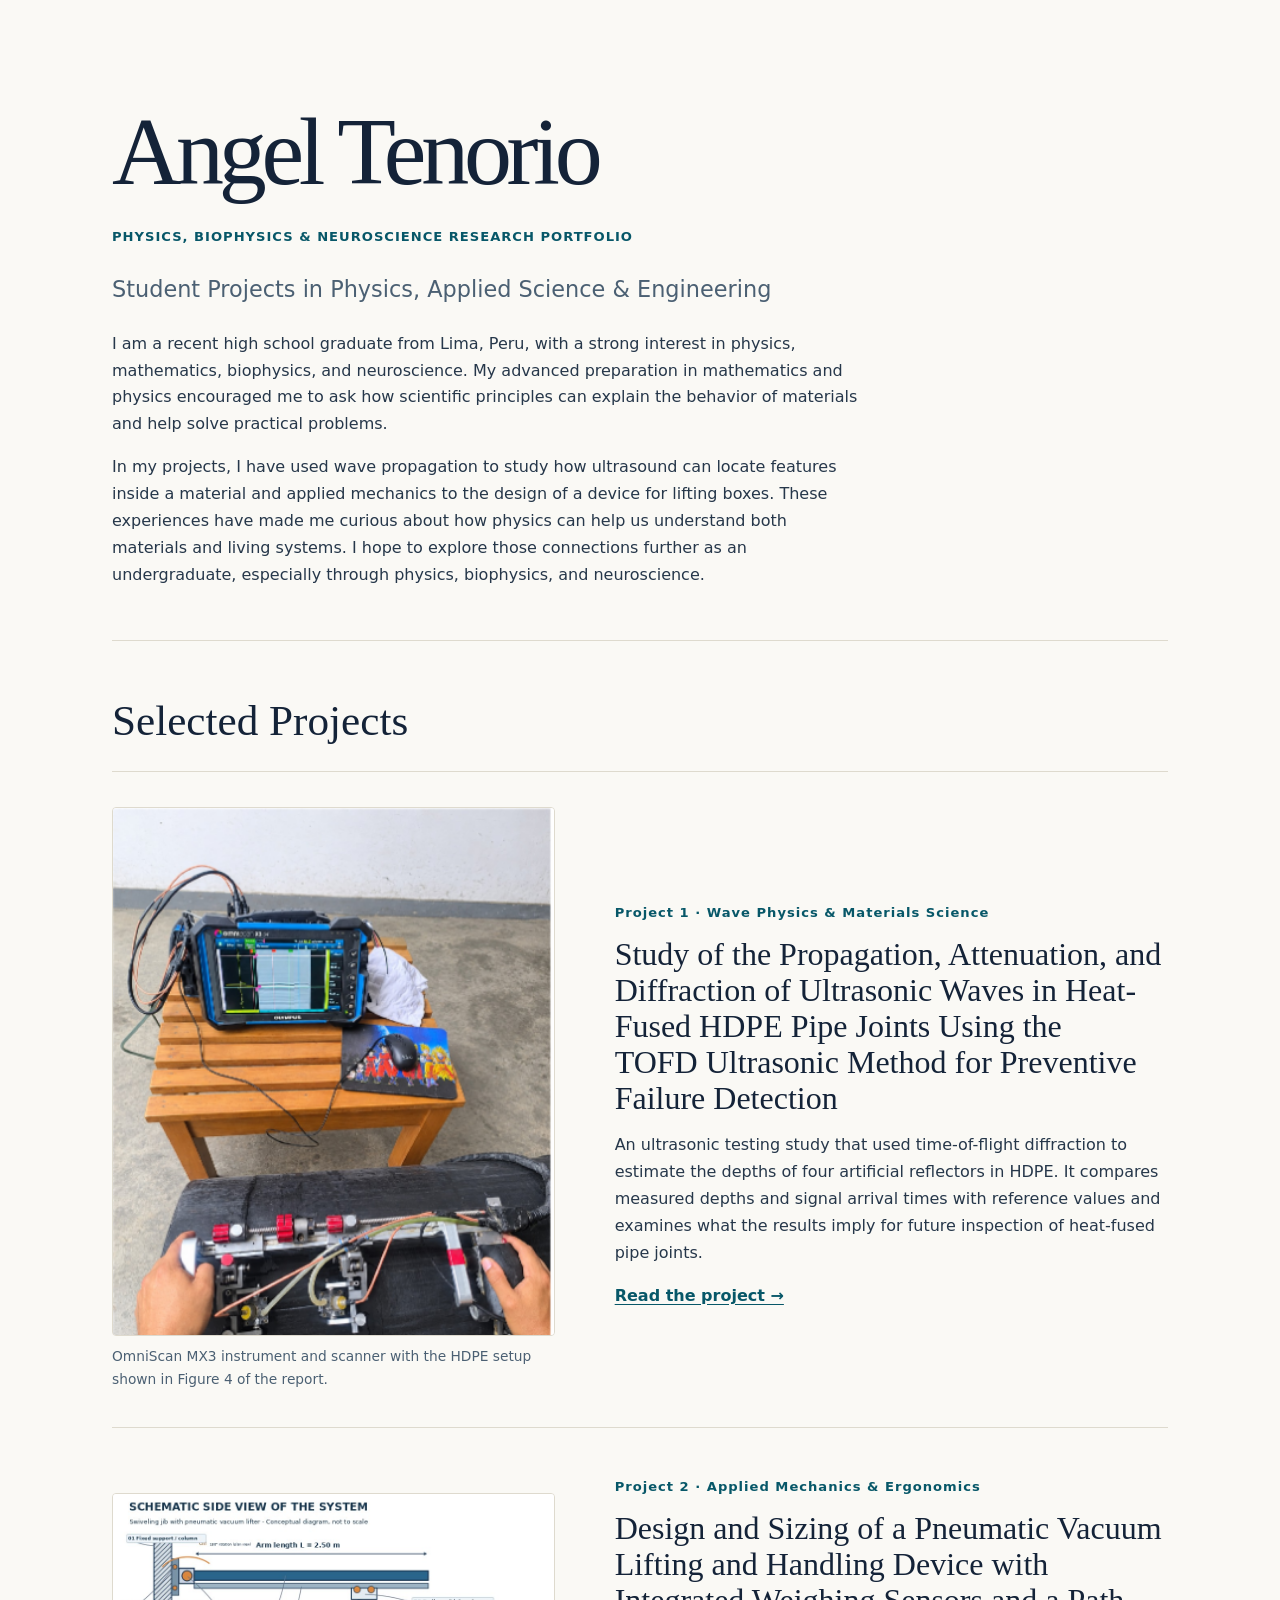
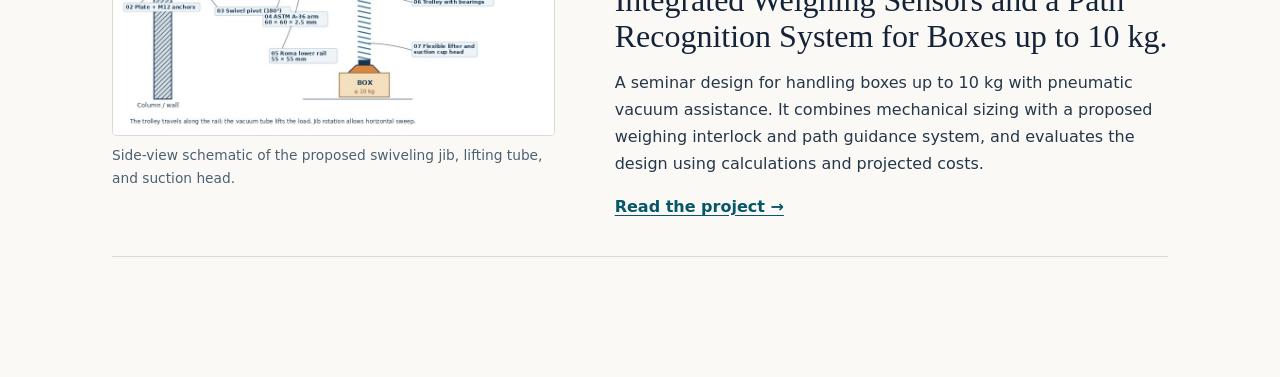
<file: index.html>
<!doctype html><html lang="en"><head><meta charset="utf-8"><meta name="viewport" content="width=device-width,initial-scale=1"><title>Angel Tenorio | Research Portfolio</title><link rel="stylesheet" href="style.css"></head><body><main><header class="hero"><h1>Angel Tenorio</h1><p class="kicker">PHYSICS, BIOPHYSICS &amp; NEUROSCIENCE RESEARCH PORTFOLIO</p><p class="subtitle">Student Projects in Physics, Applied Science &amp; Engineering</p><p>I am a recent high school graduate from Lima, Peru, with a strong interest in physics, mathematics, biophysics, and neuroscience. My advanced preparation in mathematics and physics encouraged me to ask how scientific principles can explain the behavior of materials and help solve practical problems.</p><p>In my projects, I have used wave propagation to study how ultrasound can locate features inside a material and applied mechanics to the design of a device for lifting boxes. These experiences have made me curious about how physics can help us understand both materials and living systems. I hope to explore those connections further as an undergraduate, especially through physics, biophysics, and neuroscience.</p></header><section class="project-list" id="selected-projects"><h2>Selected Projects</h2><article class="entry"><figure><a href="tofd-setup.png"><img src="tofd-setup.png" alt="OmniScan MX3 instrument and scanner with the HDPE setup shown in Figure 4 of the report."></a><figcaption>OmniScan MX3 instrument and scanner with the HDPE setup shown in Figure 4 of the report.</figcaption></figure><div><p class="kicker">Project 1 · Wave Physics & Materials Science</p><h3>Study of the Propagation, Attenuation, and Diffraction of Ultrasonic Waves in Heat-Fused HDPE Pipe Joints Using the TOFD Ultrasonic Method for Preventive Failure Detection</h3><p>An ultrasonic testing study that used time-of-flight diffraction to estimate the depths of four artificial reflectors in HDPE. It compares measured depths and signal arrival times with reference values and examines what the results imply for future inspection of heat-fused pipe joints.</p><a href="ultrasonic-waves.html" aria-label="Read the project: Study of the Propagation, Attenuation, and Diffraction of Ultrasonic Waves in Heat-Fused HDPE Pipe Joints Using the TOFD Ultrasonic Method for Preventive Failure Detection">Read the project →</a></div></article><article class="entry"><figure><a href="lifting-schematic.png"><img src="lifting-schematic.png" alt="Side-view schematic of the proposed swiveling jib, lifting tube, and suction head."></a><figcaption>Side-view schematic of the proposed swiveling jib, lifting tube, and suction head.</figcaption></figure><div><p class="kicker">Project 2 · Applied Mechanics & Ergonomics</p><h3>Design and Sizing of a Pneumatic Vacuum Lifting and Handling Device with Integrated Weighing Sensors and a Path Recognition System for Boxes up to 10 kg.</h3><p>A seminar design for handling boxes up to 10 kg with pneumatic vacuum assistance. It combines mechanical sizing with a proposed weighing interlock and path guidance system, and evaluates the design using calculations and projected costs.</p><a href="vacuum-lifting-device.html" aria-label="Read the project: Design and Sizing of a Pneumatic Vacuum Lifting and Handling Device with Integrated Weighing Sensors and a Path Recognition System for Boxes up to 10 kg.">Read the project →</a></div></article></section></main></body></html>
</file>
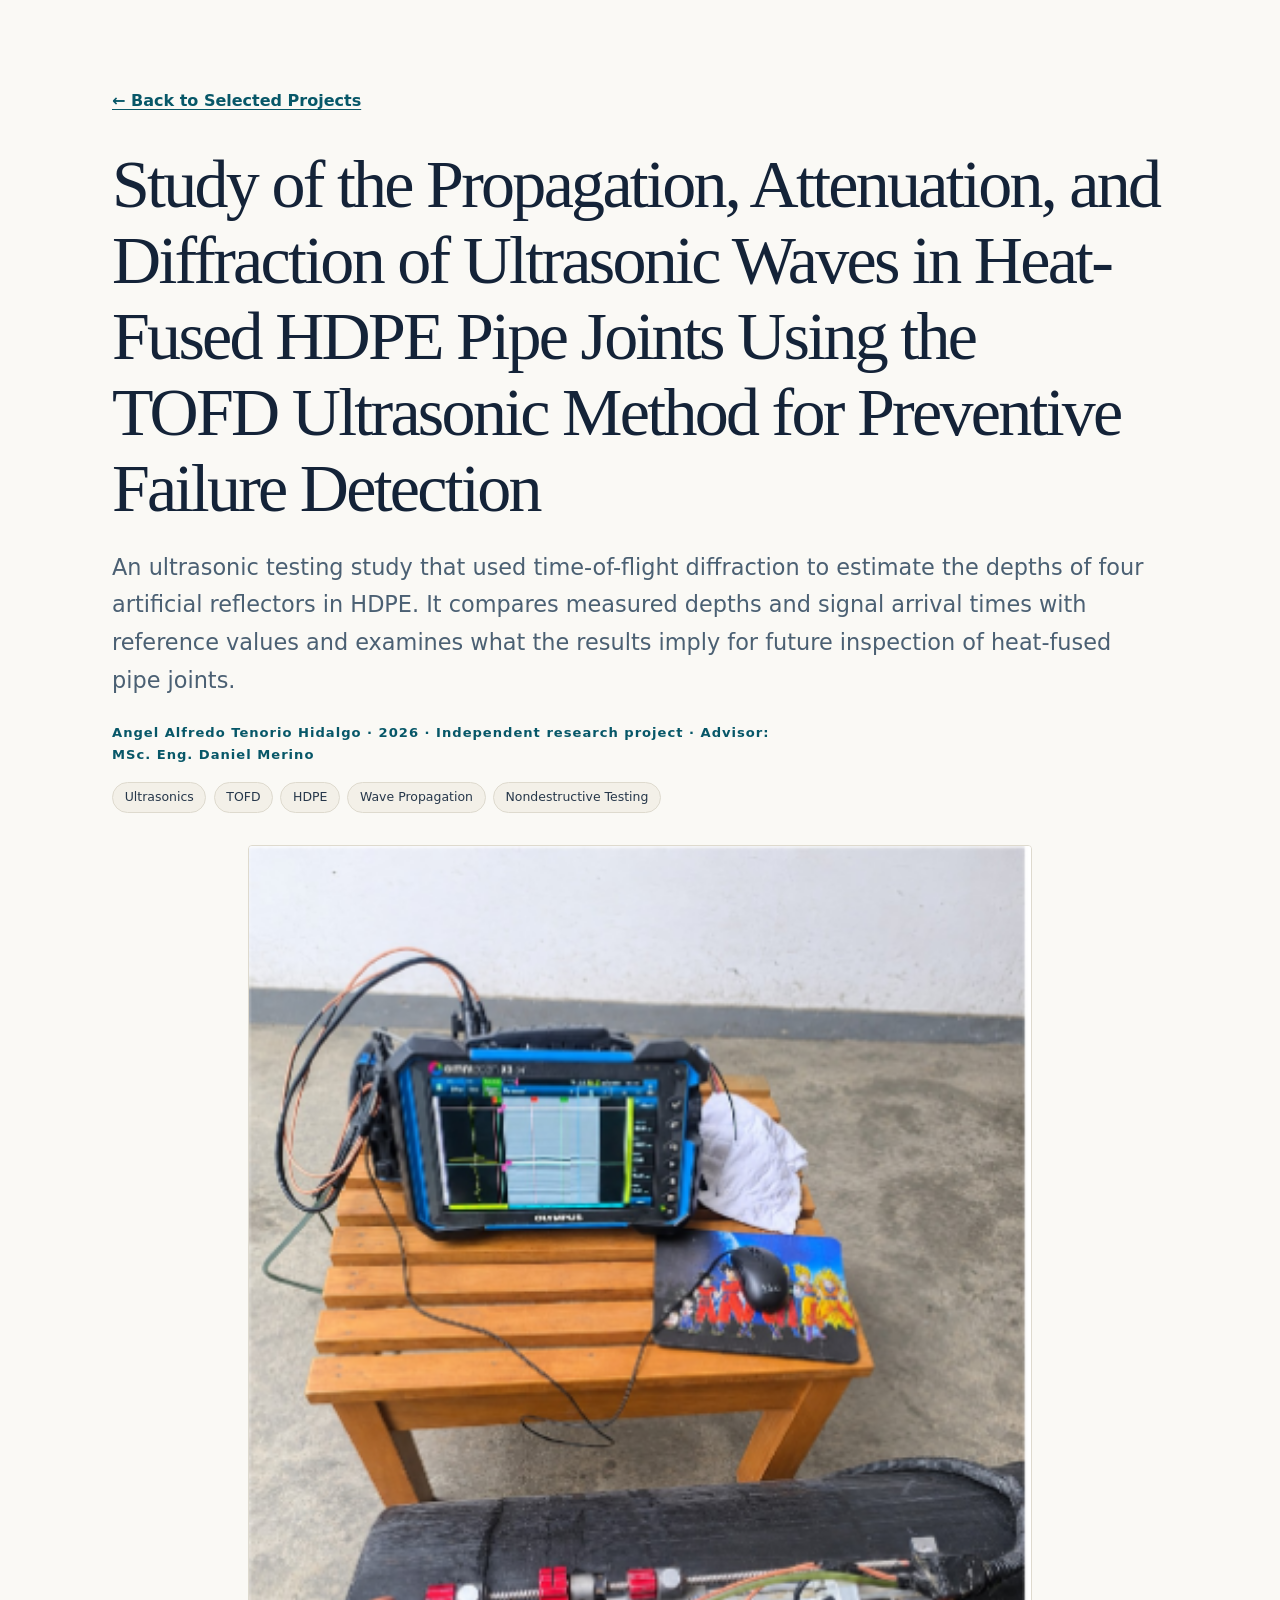
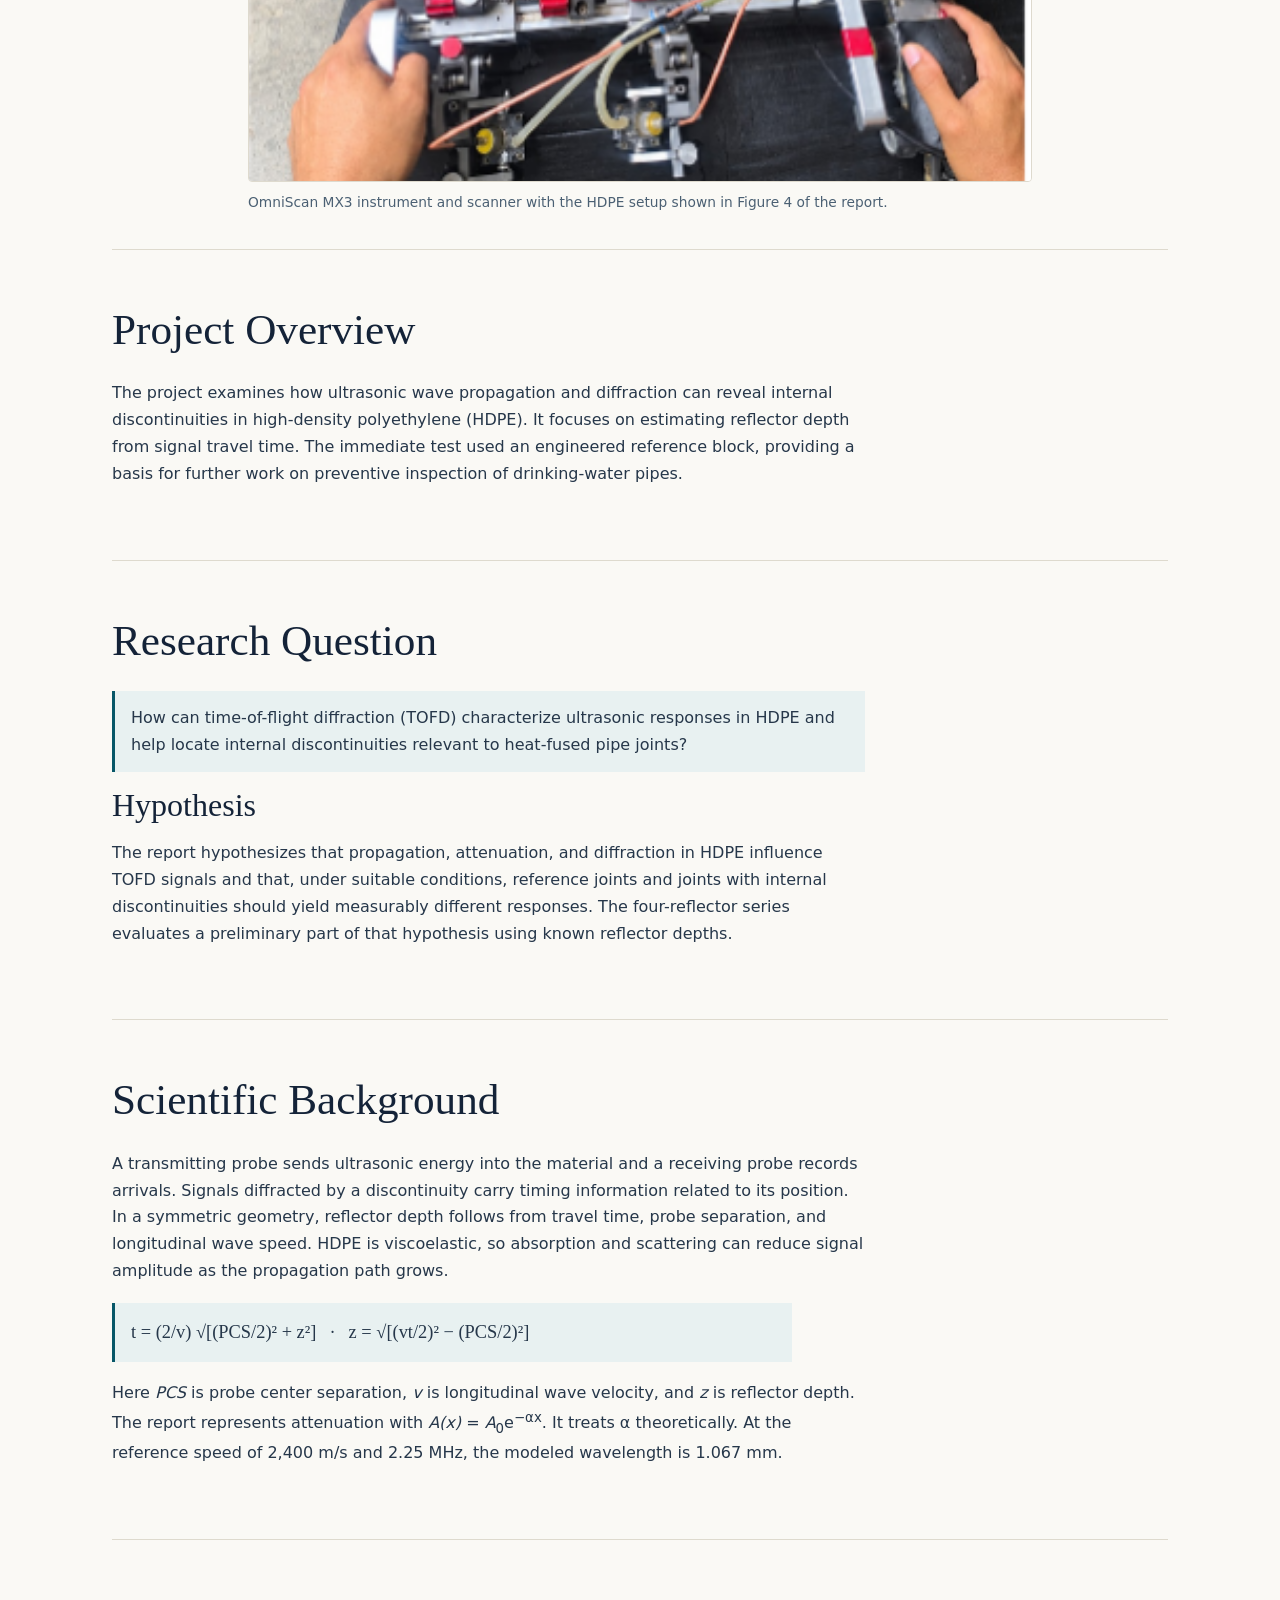
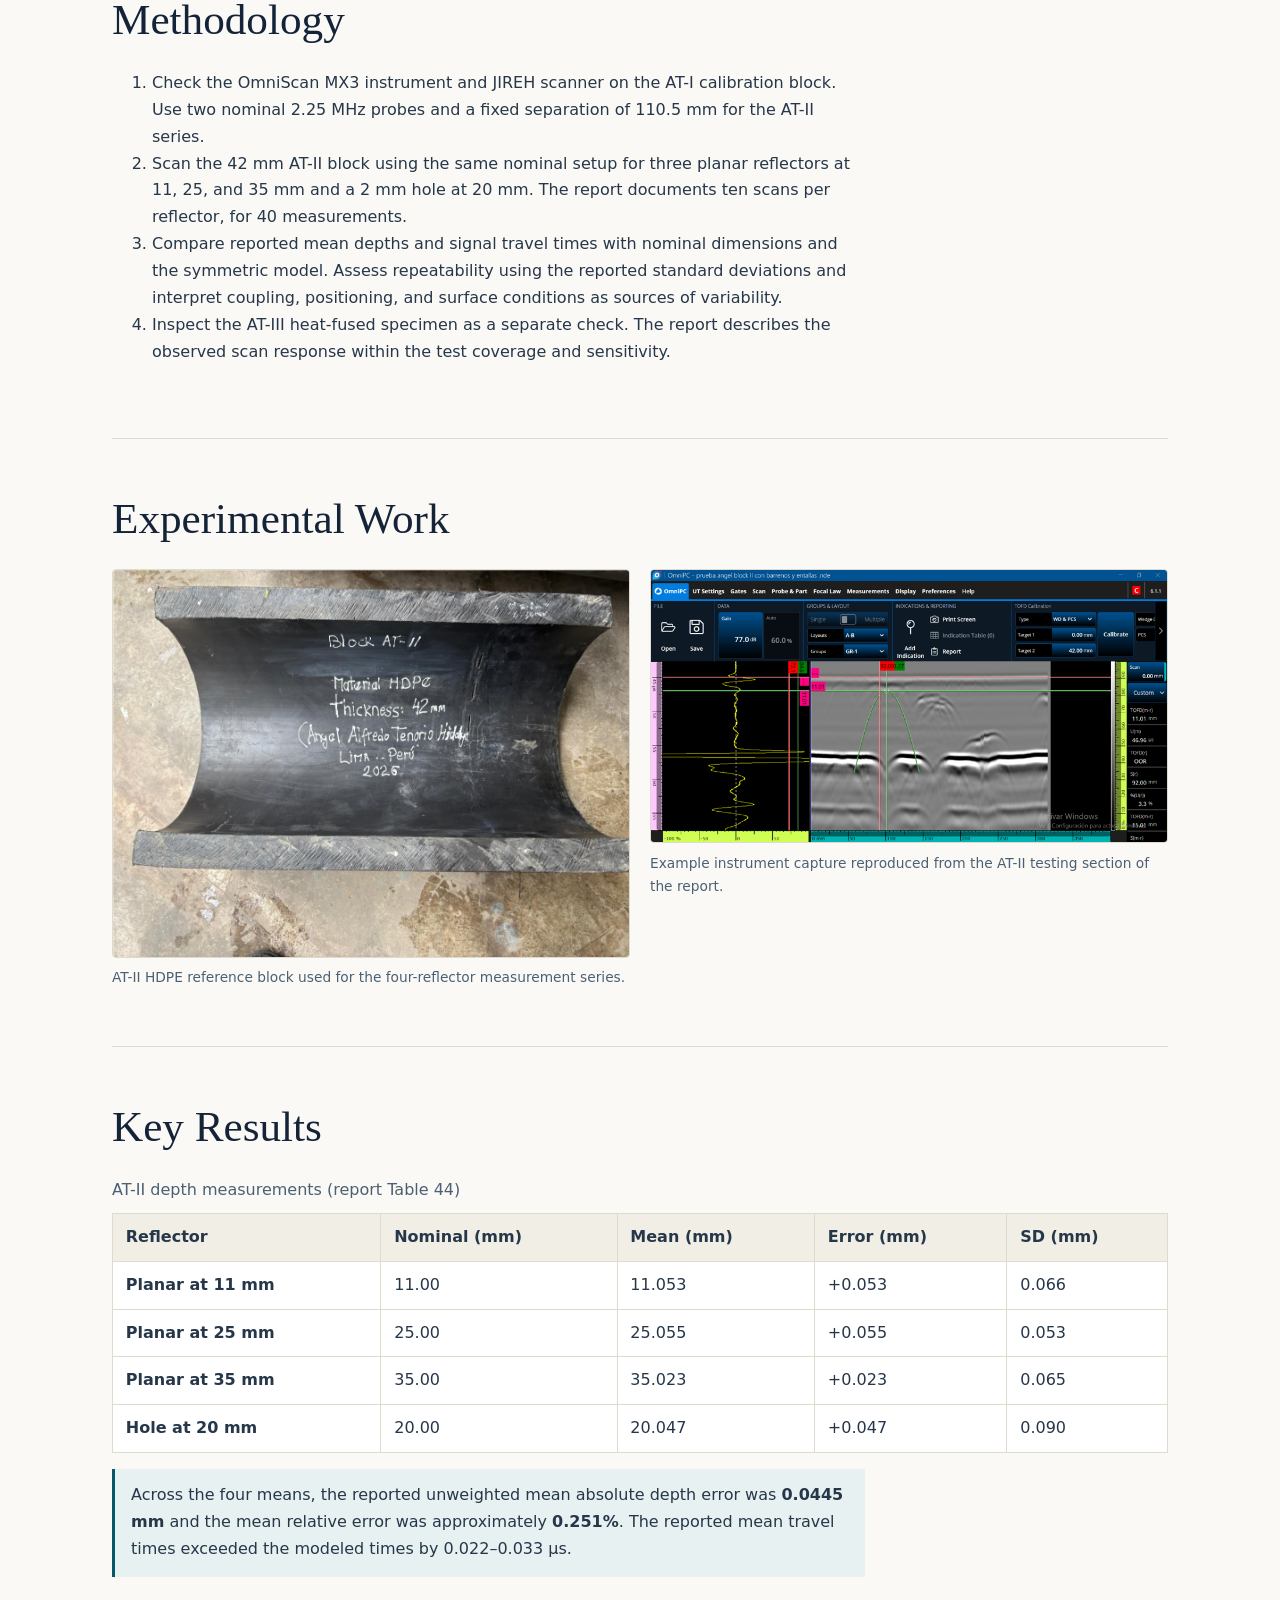
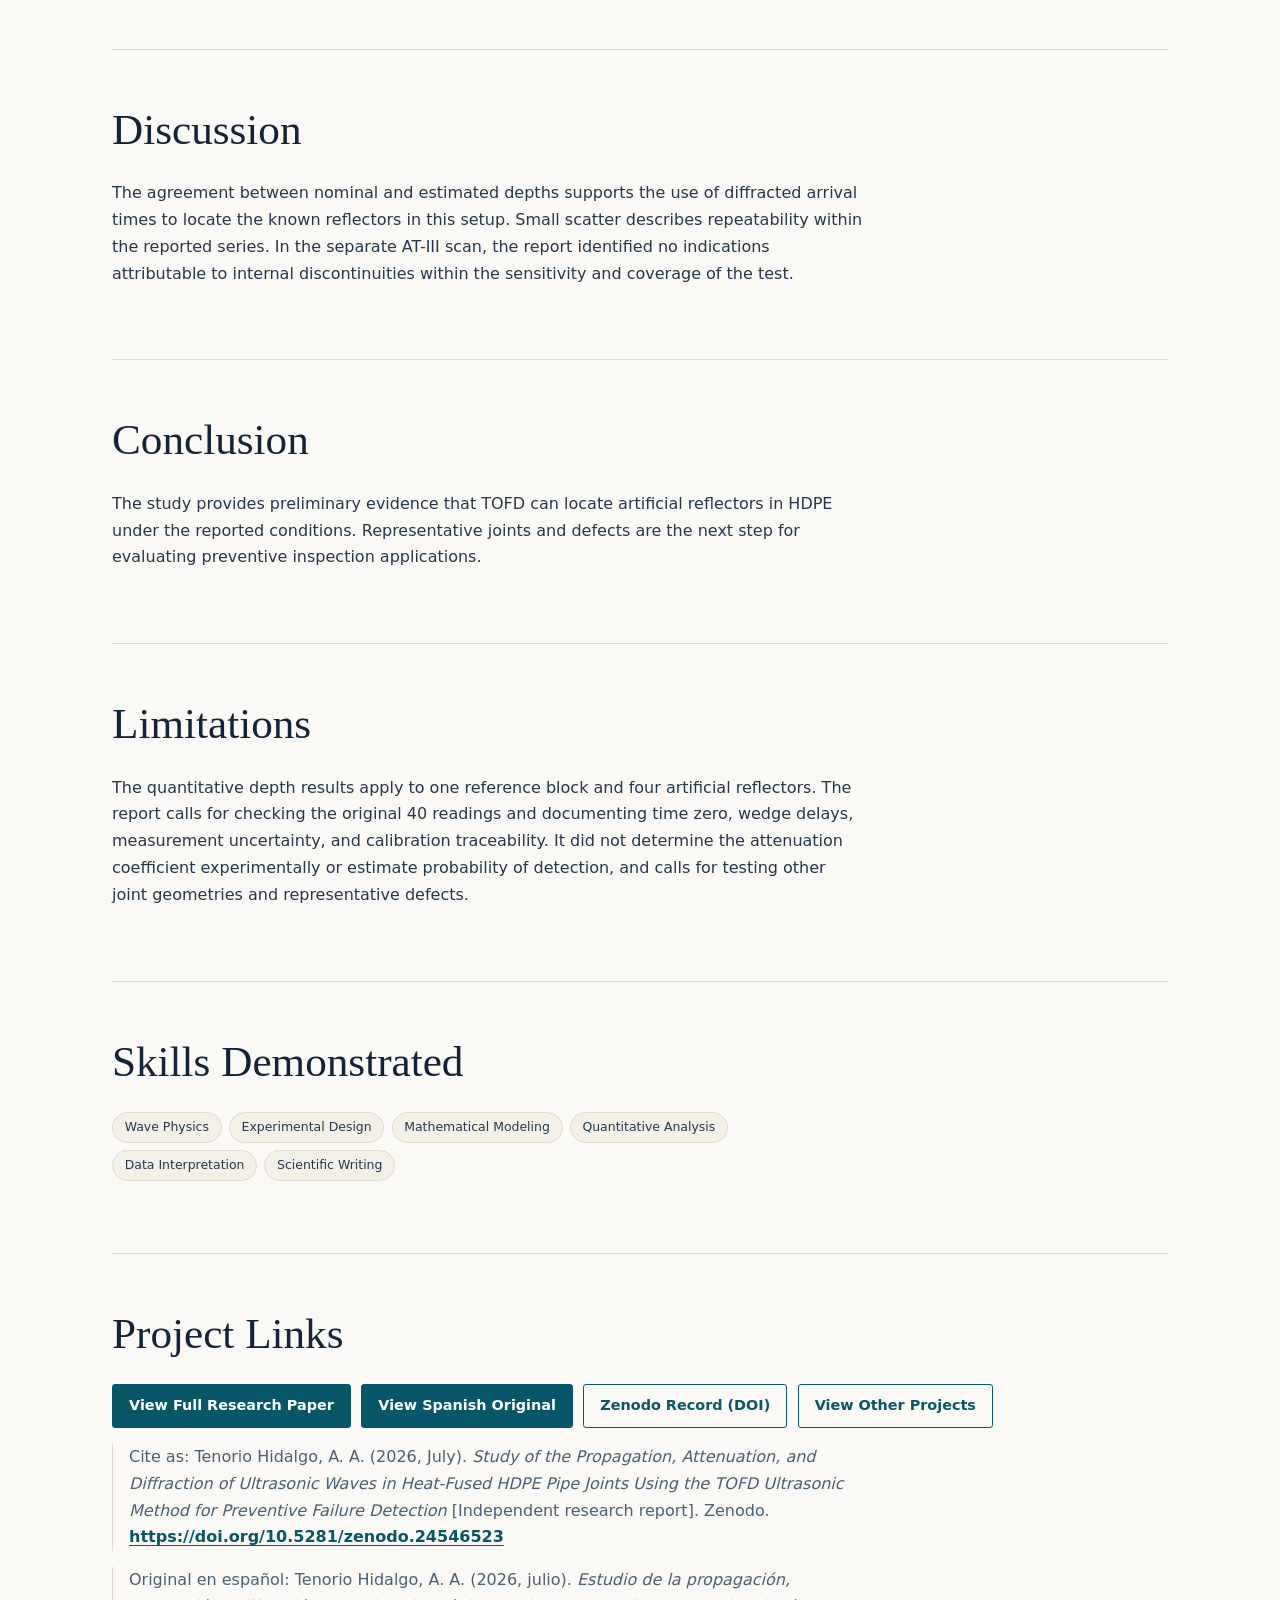
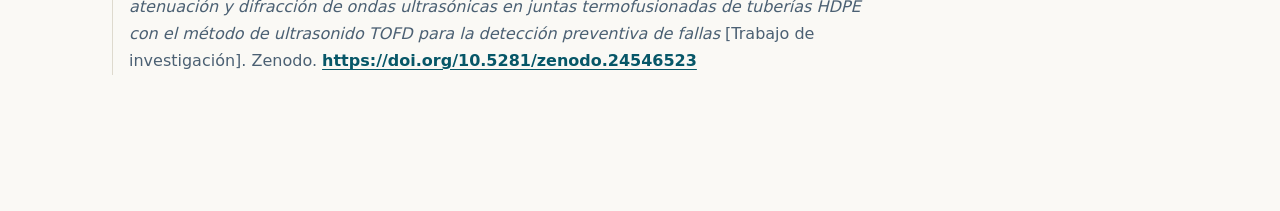
<file: ultrasonic-waves.html>
<!doctype html><html lang="en"><head><meta charset="utf-8"><meta name="viewport" content="width=device-width,initial-scale=1"><title>Study of the Propagation, Attenuation, and Diffraction of Ultrasonic Waves in Heat-Fused HDPE Pipe Joints Using the TOFD Ultrasonic Method for Preventive Failure Detection</title><link rel="stylesheet" href="style.css"></head><body><main><header class="project-header"><a class="back" href="index.html#selected-projects">← Back to Selected Projects</a><h1>Study of the Propagation, Attenuation, and Diffraction of Ultrasonic Waves in Heat-Fused HDPE Pipe Joints Using the TOFD Ultrasonic Method for Preventive Failure Detection</h1><p class="dek">An ultrasonic testing study that used time-of-flight diffraction to estimate the depths of four artificial reflectors in HDPE. It compares measured depths and signal arrival times with reference values and examines what the results imply for future inspection of heat-fused pipe joints.</p><p class="meta">Angel Alfredo Tenorio Hidalgo · 2026 · Independent research project · Advisor: MSc. Eng. Daniel Merino</p><ul class="tags"><li>Ultrasonics</li><li>TOFD</li><li>HDPE</li><li>Wave Propagation</li><li>Nondestructive Testing</li></ul><figure><a href="tofd-setup.png"><img src="tofd-setup.png" alt="OmniScan MX3 instrument and scanner with the HDPE setup shown in Figure 4 of the report."></a><figcaption>OmniScan MX3 instrument and scanner with the HDPE setup shown in Figure 4 of the report.</figcaption></figure></header><section class="project-section"><h2>Project Overview</h2><p>The project examines how ultrasonic wave propagation and diffraction can reveal internal discontinuities in high-density polyethylene (HDPE). It focuses on estimating reflector depth from signal travel time. The immediate test used an engineered reference block, providing a basis for further work on preventive inspection of drinking-water pipes.</p></section><section class="project-section"><h2>Research Question</h2><p class="callout">How can time-of-flight diffraction (TOFD) characterize ultrasonic responses in HDPE and help locate internal discontinuities relevant to heat-fused pipe joints?</p><h3>Hypothesis</h3><p>The report hypothesizes that propagation, attenuation, and diffraction in HDPE influence TOFD signals and that, under suitable conditions, reference joints and joints with internal discontinuities should yield measurably different responses. The four-reflector series evaluates a preliminary part of that hypothesis using known reflector depths.</p></section><section class="project-section"><h2>Scientific Background</h2><p>A transmitting probe sends ultrasonic energy into the material and a receiving probe records arrivals. Signals diffracted by a discontinuity carry timing information related to its position. In a symmetric geometry, reflector depth follows from travel time, probe separation, and longitudinal wave speed. HDPE is viscoelastic, so absorption and scattering can reduce signal amplitude as the propagation path grows.</p><p class="formula">t = (2/v) √[(PCS/2)² + z²] &nbsp; · &nbsp; z = √[(vt/2)² − (PCS/2)²]</p><p>Here <var>PCS</var> is probe center separation, <var>v</var> is longitudinal wave velocity, and <var>z</var> is reflector depth. The report represents attenuation with <var>A(x)</var> = <var>A</var><sub>0</sub>e<sup>−αx</sup>. It treats α theoretically. At the reference speed of 2,400 m/s and 2.25 MHz, the modeled wavelength is 1.067 mm.</p></section><section class="project-section"><h2>Methodology</h2><ol><li>Check the OmniScan MX3 instrument and JIREH scanner on the AT-I calibration block. Use two nominal 2.25 MHz probes and a fixed separation of 110.5 mm for the AT-II series.</li><li>Scan the 42 mm AT-II block using the same nominal setup for three planar reflectors at 11, 25, and 35 mm and a 2 mm hole at 20 mm. The report documents ten scans per reflector, for 40 measurements.</li><li>Compare reported mean depths and signal travel times with nominal dimensions and the symmetric model. Assess repeatability using the reported standard deviations and interpret coupling, positioning, and surface conditions as sources of variability.</li><li>Inspect the AT-III heat-fused specimen as a separate check. The report describes the observed scan response within the test coverage and sensitivity.</li></ol></section><section class="project-section"><h2>Experimental Work</h2><div class="gallery"><figure><a href="at-ii-block.png"><img src="at-ii-block.png" alt="AT-II HDPE reference block used for the four-reflector measurement series."></a><figcaption>AT-II HDPE reference block used for the four-reflector measurement series.</figcaption></figure><figure><a href="at-ii-scan.png"><img src="at-ii-scan.png" alt="Example instrument capture reproduced from the AT-II testing section of the report."></a><figcaption>Example instrument capture reproduced from the AT-II testing section of the report.</figcaption></figure></div></section><section class="project-section"><h2>Key Results</h2><div class="table-wrap" tabindex="0" role="region" aria-label="AT-II depth measurements (report Table 44)"><table><caption>AT-II depth measurements (report Table 44)</caption><thead><tr><th scope="col">Reflector</th><th scope="col">Nominal (mm)</th><th scope="col">Mean (mm)</th><th scope="col">Error (mm)</th><th scope="col">SD (mm)</th></tr></thead><tbody><tr><th scope="row">Planar at 11 mm</th><td>11.00</td><td>11.053</td><td>+0.053</td><td>0.066</td></tr><tr><th scope="row">Planar at 25 mm</th><td>25.00</td><td>25.055</td><td>+0.055</td><td>0.053</td></tr><tr><th scope="row">Planar at 35 mm</th><td>35.00</td><td>35.023</td><td>+0.023</td><td>0.065</td></tr><tr><th scope="row">Hole at 20 mm</th><td>20.00</td><td>20.047</td><td>+0.047</td><td>0.090</td></tr></tbody></table></div><p class="callout">Across the four means, the reported unweighted mean absolute depth error was <strong>0.0445 mm</strong> and the mean relative error was approximately <strong>0.251%</strong>. The reported mean travel times exceeded the modeled times by 0.022–0.033 μs.</p></section><section class="project-section"><h2>Discussion</h2><p>The agreement between nominal and estimated depths supports the use of diffracted arrival times to locate the known reflectors in this setup. Small scatter describes repeatability within the reported series. In the separate AT-III scan, the report identified no indications attributable to internal discontinuities within the sensitivity and coverage of the test.</p></section><section class="project-section"><h2>Conclusion</h2><p>The study provides preliminary evidence that TOFD can locate artificial reflectors in HDPE under the reported conditions. Representative joints and defects are the next step for evaluating preventive inspection applications.</p></section><section class="project-section"><h2>Limitations</h2><p>The quantitative depth results apply to one reference block and four artificial reflectors. The report calls for checking the original 40 readings and documenting time zero, wedge delays, measurement uncertainty, and calibration traceability. It did not determine the attenuation coefficient experimentally or estimate probability of detection, and calls for testing other joint geometries and representative defects.</p></section><section class="project-section"><h2>Skills Demonstrated</h2><ul class="tags"><li>Wave Physics</li><li>Experimental Design</li><li>Mathematical Modeling</li><li>Quantitative Analysis</li><li>Data Interpretation</li><li>Scientific Writing</li></ul></section><section class="project-section"><h2>Project Links</h2><div class="project-link-buttons"><a class="primary" href="https://zenodo.org/records/24546523/files/Ultrasonic_Waves_EN.pdf" target="_blank" rel="noopener">View Full Research Paper</a><a class="primary" href="https://zenodo.org/records/24546523/files/Ultrasonic_Waves_ES.pdf" target="_blank" rel="noopener" hreflang="es">View Spanish Original</a><a href="https://doi.org/10.5281/zenodo.24546523" target="_blank" rel="noopener">Zenodo Record (DOI)</a><a href="index.html#selected-projects">View Other Projects</a></div><p class="citation">Cite as: Tenorio Hidalgo, A. A. (2026, July). <cite>Study of the Propagation, Attenuation, and Diffraction of Ultrasonic Waves in Heat-Fused HDPE Pipe Joints Using the TOFD Ultrasonic Method for Preventive Failure Detection</cite> [Independent research report]. Zenodo. <a href="https://doi.org/10.5281/zenodo.24546523">https://doi.org/10.5281/zenodo.24546523</a></p><p class="citation" lang="es">Original en español: Tenorio Hidalgo, A. A. (2026, julio). <cite>Estudio de la propagación, atenuación y difracción de ondas ultrasónicas en juntas termofusionadas de tuberías HDPE con el método de ultrasonido TOFD para la detección preventiva de fallas</cite> [Trabajo de investigación]. Zenodo. <a href="https://doi.org/10.5281/zenodo.24546523">https://doi.org/10.5281/zenodo.24546523</a></p></section></main></body></html>
</file>
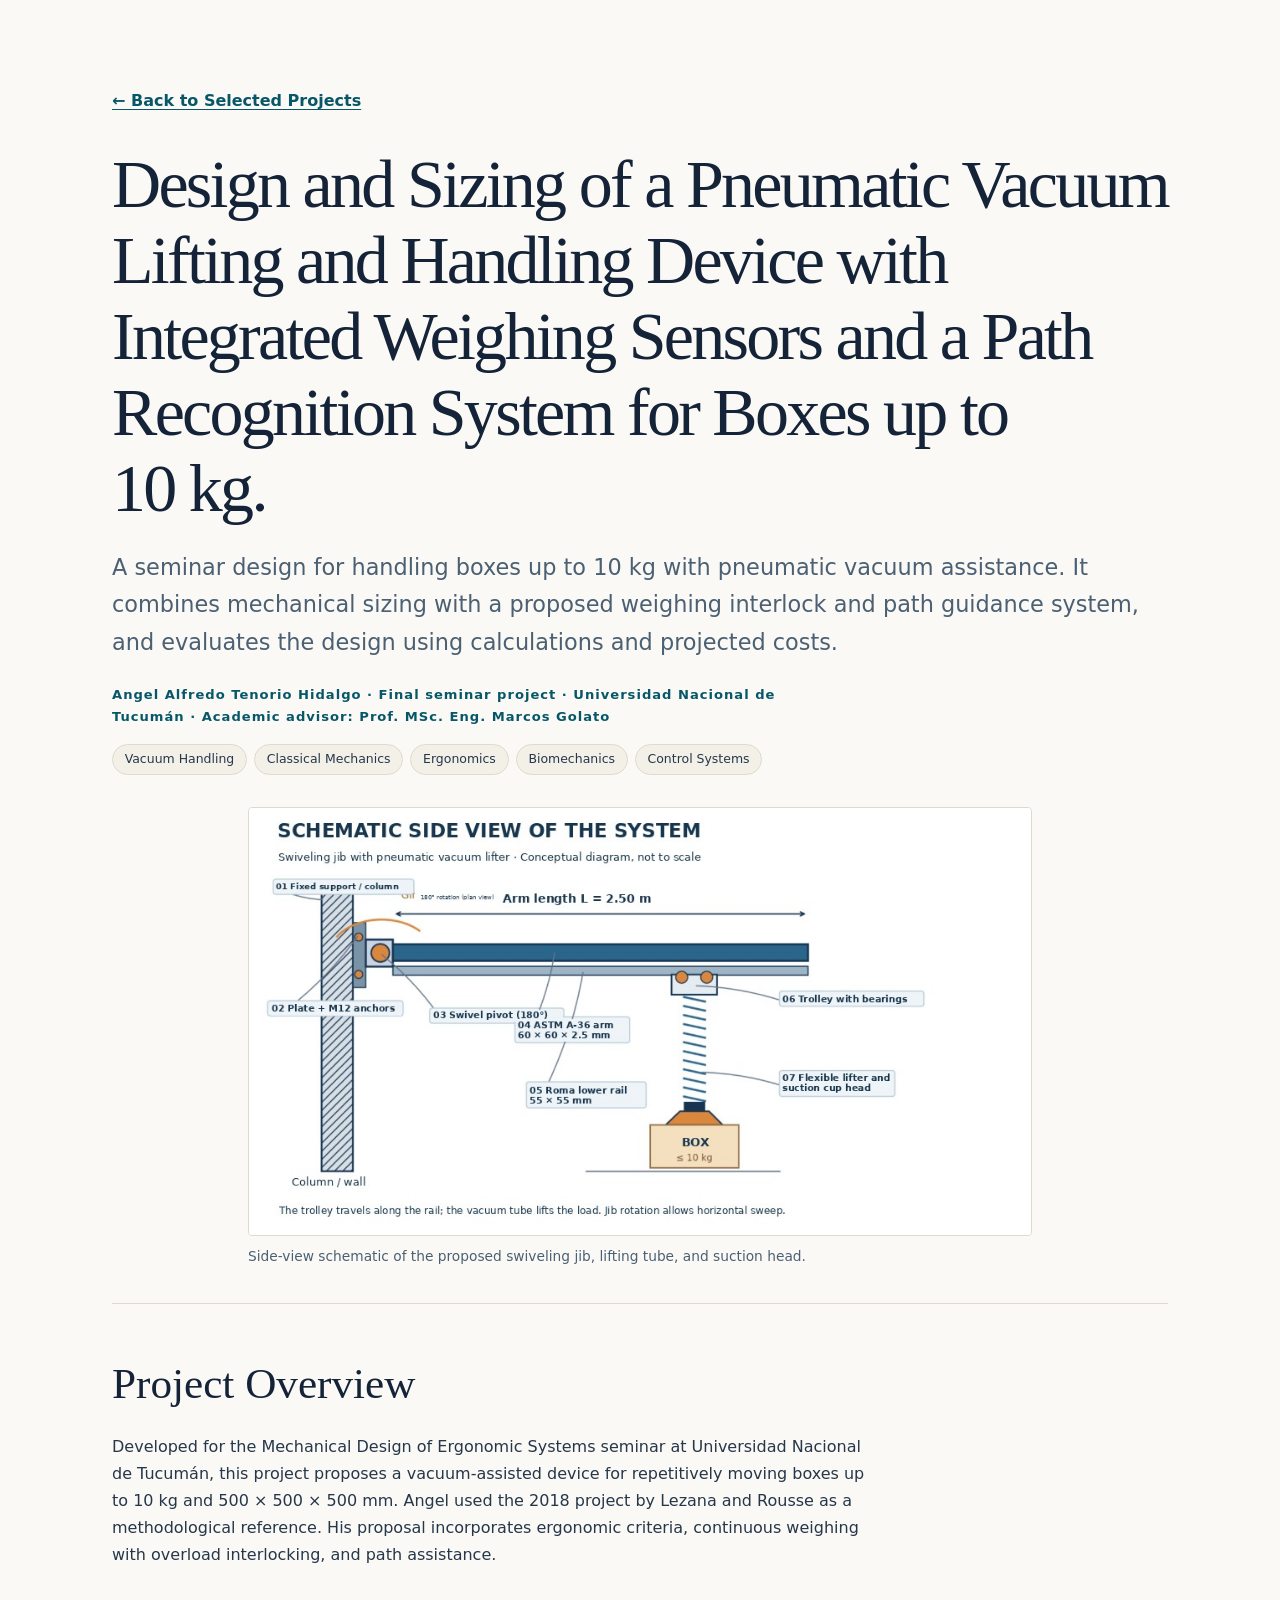
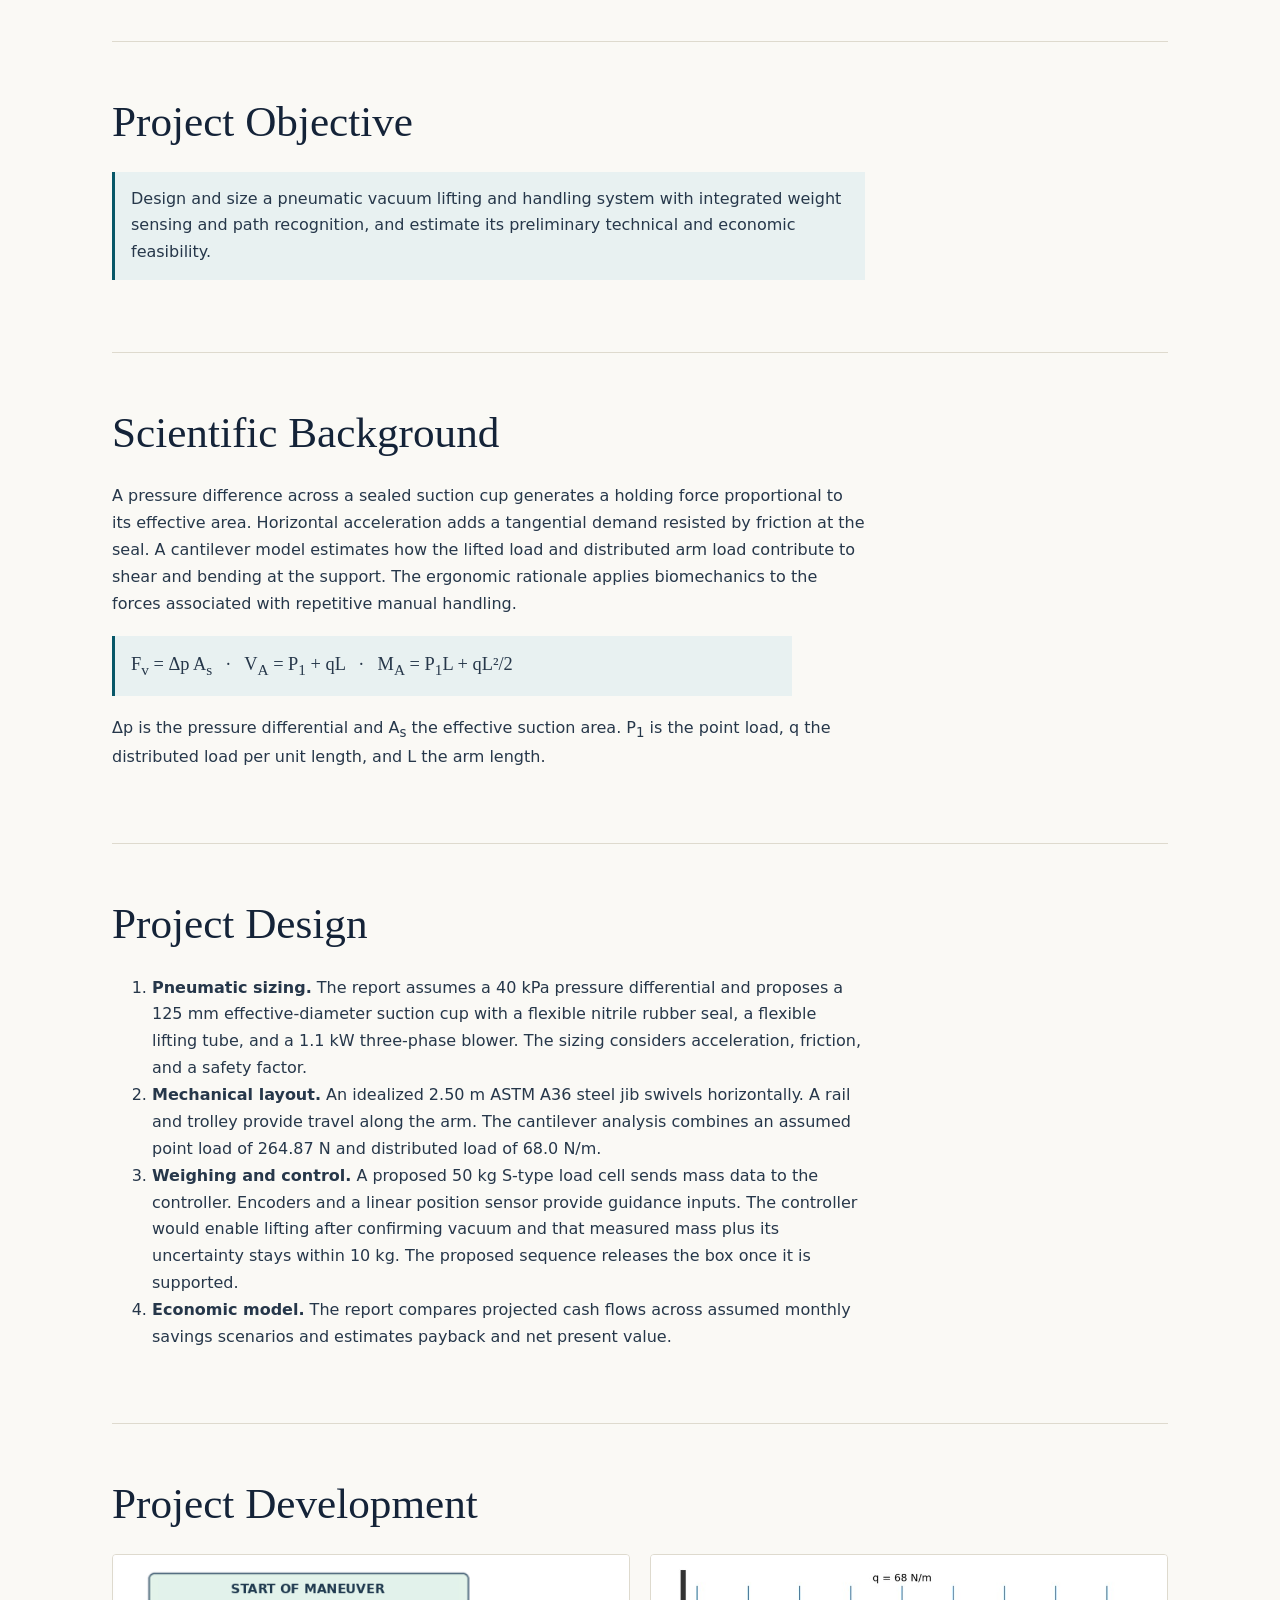
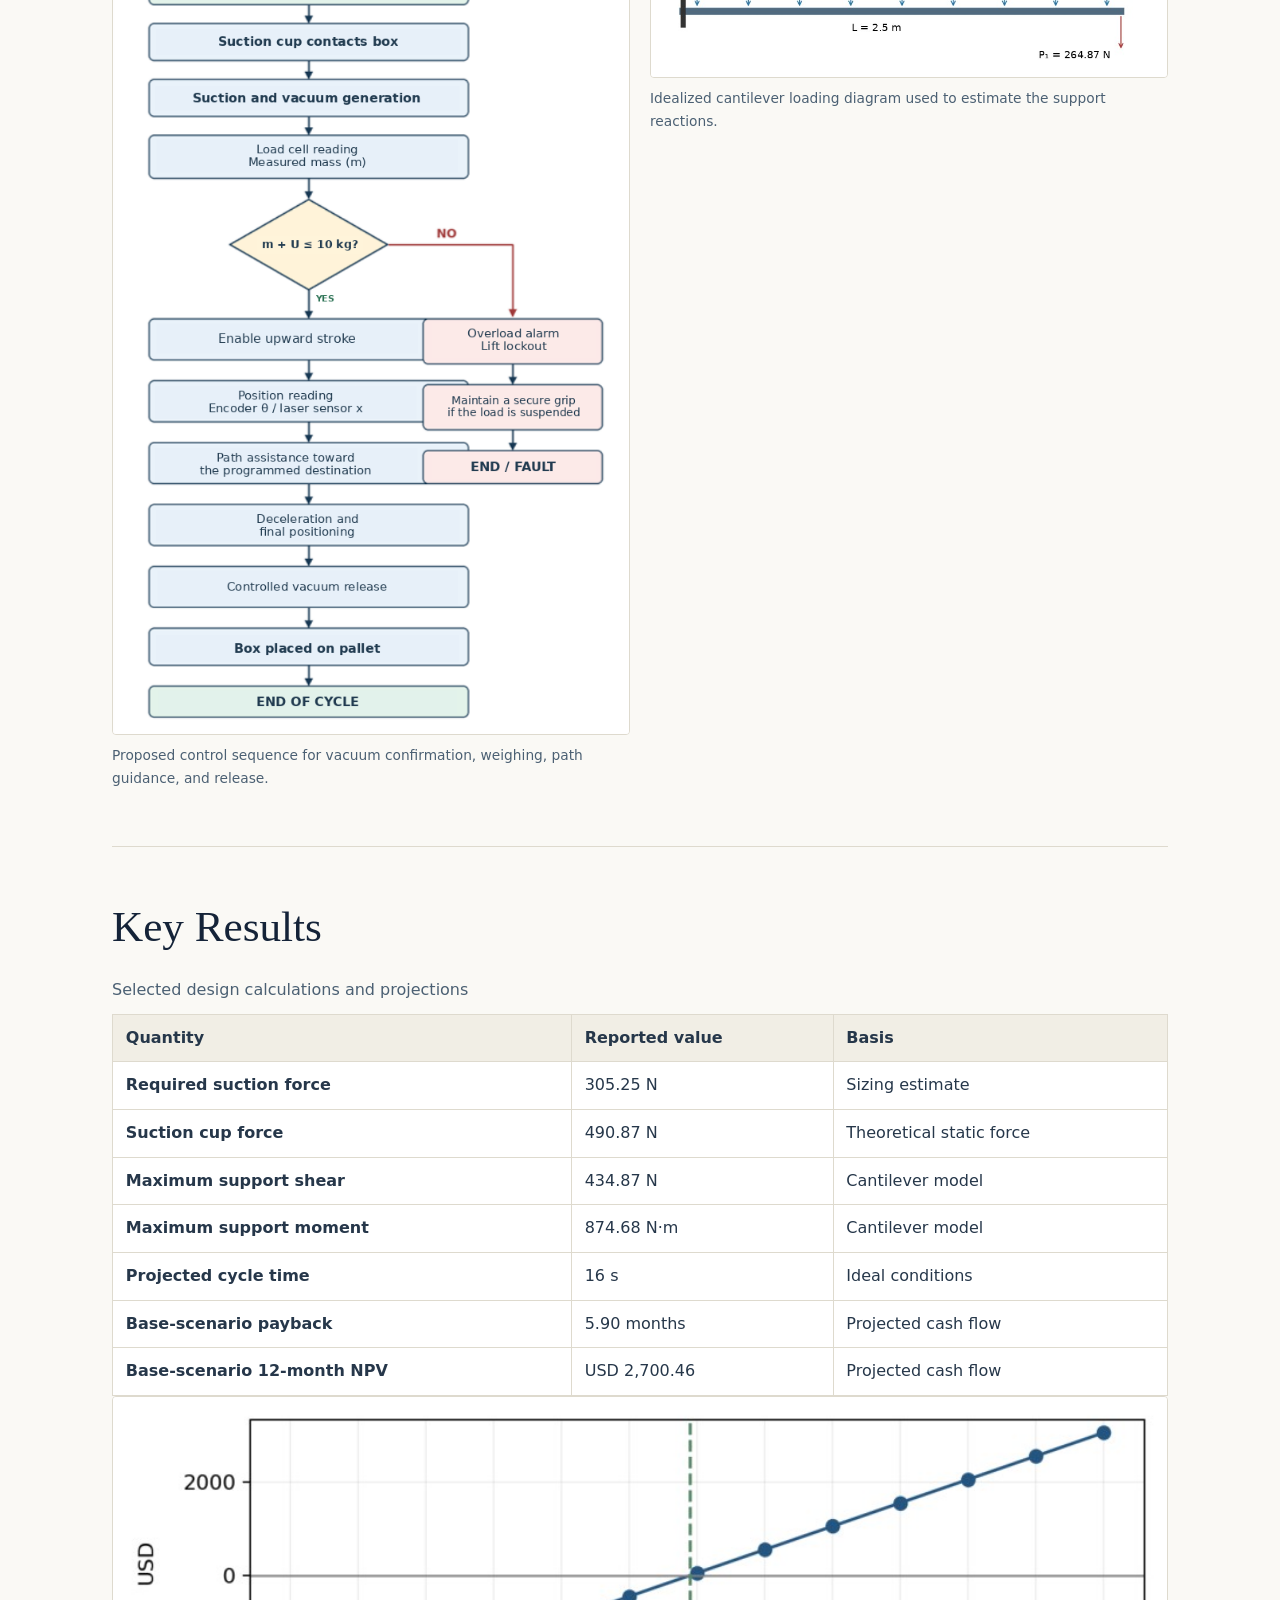
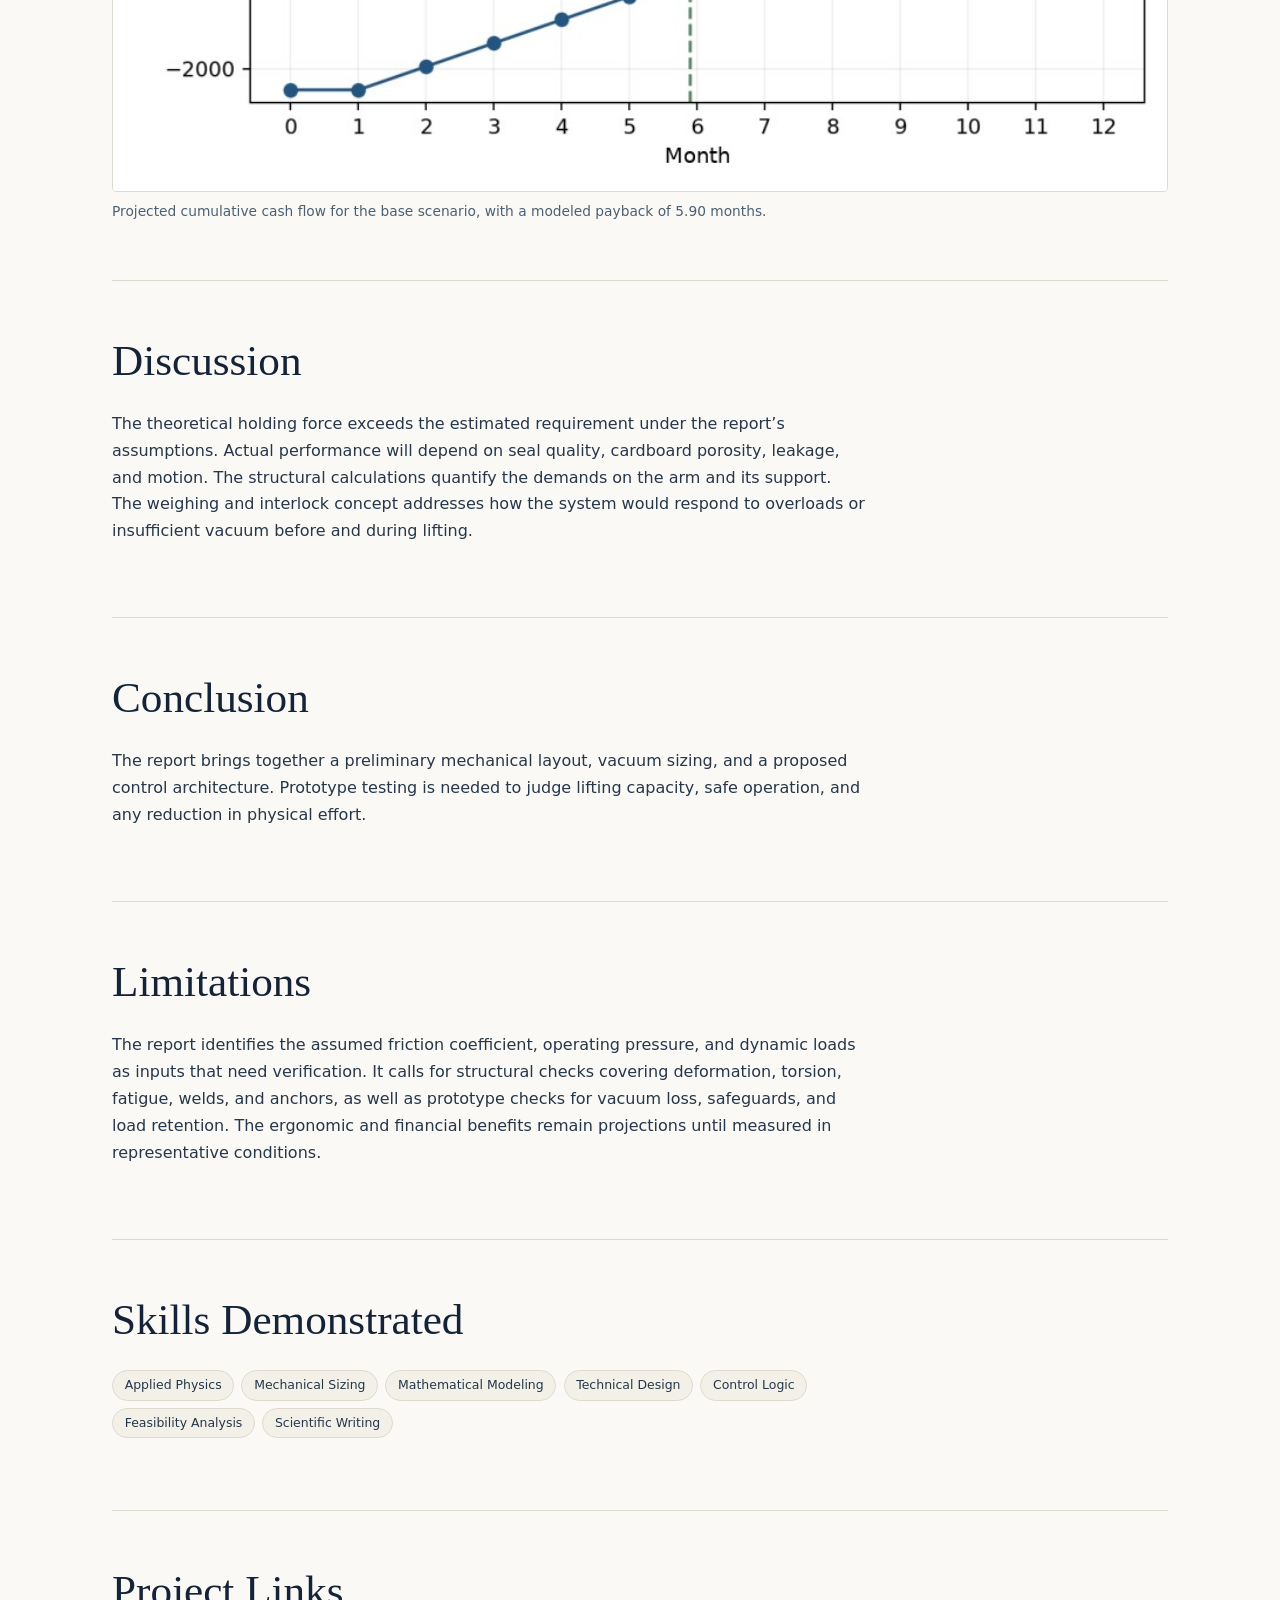
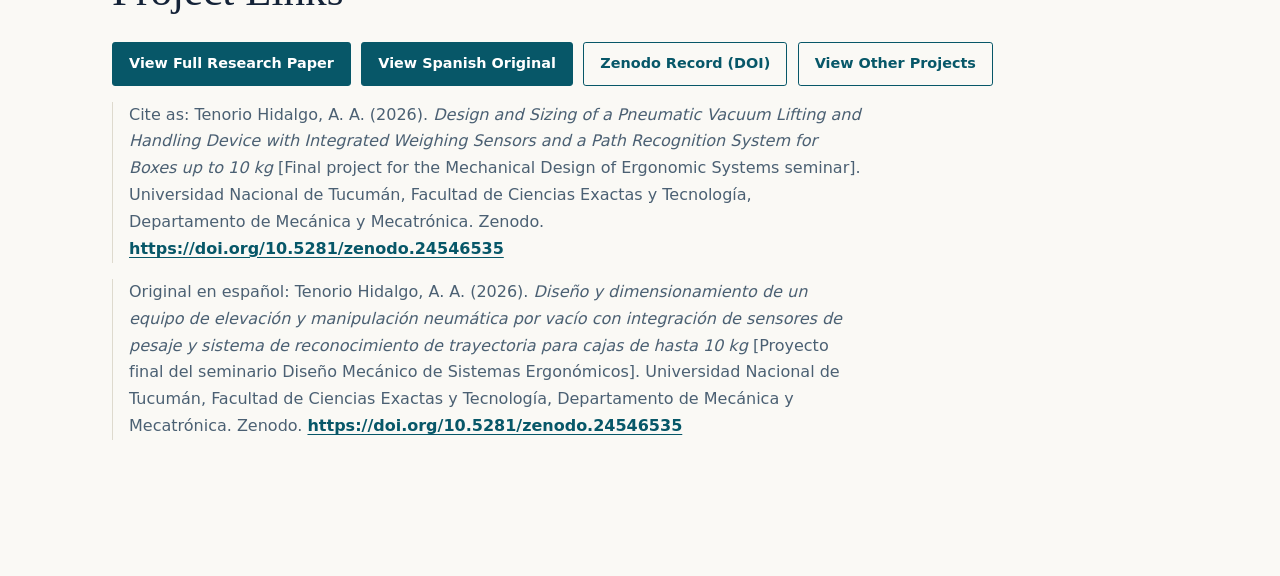
<file: vacuum-lifting-device.html>
<!doctype html><html lang="en"><head><meta charset="utf-8"><meta name="viewport" content="width=device-width,initial-scale=1"><title>Design and Sizing of a Pneumatic Vacuum Lifting and Handling Device with Integrated Weighing Sensors and a Path Recognition System for Boxes up to 10 kg.</title><link rel="stylesheet" href="style.css"></head><body><main><header class="project-header"><a class="back" href="index.html#selected-projects">← Back to Selected Projects</a><h1>Design and Sizing of a Pneumatic Vacuum Lifting and Handling Device with Integrated Weighing Sensors and a Path Recognition System for Boxes up to 10 kg.</h1><p class="dek">A seminar design for handling boxes up to 10 kg with pneumatic vacuum assistance. It combines mechanical sizing with a proposed weighing interlock and path guidance system, and evaluates the design using calculations and projected costs.</p><p class="meta">Angel Alfredo Tenorio Hidalgo · Final seminar project · Universidad Nacional de Tucumán · Academic advisor: Prof. MSc. Eng. Marcos Golato</p><ul class="tags"><li>Vacuum Handling</li><li>Classical Mechanics</li><li>Ergonomics</li><li>Biomechanics</li><li>Control Systems</li></ul><figure><a href="lifting-schematic.png"><img src="lifting-schematic.png" alt="Side-view schematic of the proposed swiveling jib, lifting tube, and suction head."></a><figcaption>Side-view schematic of the proposed swiveling jib, lifting tube, and suction head.</figcaption></figure></header><section class="project-section"><h2>Project Overview</h2><p>Developed for the Mechanical Design of Ergonomic Systems seminar at Universidad Nacional de Tucumán, this project proposes a vacuum-assisted device for repetitively moving boxes up to 10 kg and 500 × 500 × 500 mm. Angel used the 2018 project by Lezana and Rousse as a methodological reference. His proposal incorporates ergonomic criteria, continuous weighing with overload interlocking, and path assistance.</p></section><section class="project-section"><h2>Project Objective</h2><p class="callout">Design and size a pneumatic vacuum lifting and handling system with integrated weight sensing and path recognition, and estimate its preliminary technical and economic feasibility.</p></section><section class="project-section"><h2>Scientific Background</h2><p>A pressure difference across a sealed suction cup generates a holding force proportional to its effective area. Horizontal acceleration adds a tangential demand resisted by friction at the seal. A cantilever model estimates how the lifted load and distributed arm load contribute to shear and bending at the support. The ergonomic rationale applies biomechanics to the forces associated with repetitive manual handling.</p><p class="formula">F<sub>v</sub> = Δp A<sub>s</sub> &nbsp; · &nbsp; V<sub>A</sub> = P<sub>1</sub> + qL &nbsp; · &nbsp; M<sub>A</sub> = P<sub>1</sub>L + qL²/2</p><p>Δp is the pressure differential and A<sub>s</sub> the effective suction area. P<sub>1</sub> is the point load, q the distributed load per unit length, and L the arm length.</p></section><section class="project-section"><h2>Project Design</h2><ol><li><strong>Pneumatic sizing.</strong> The report assumes a 40 kPa pressure differential and proposes a 125 mm effective-diameter suction cup with a flexible nitrile rubber seal, a flexible lifting tube, and a 1.1 kW three-phase blower. The sizing considers acceleration, friction, and a safety factor.</li><li><strong>Mechanical layout.</strong> An idealized 2.50 m ASTM A36 steel jib swivels horizontally. A rail and trolley provide travel along the arm. The cantilever analysis combines an assumed point load of 264.87 N and distributed load of 68.0 N/m.</li><li><strong>Weighing and control.</strong> A proposed 50 kg S-type load cell sends mass data to the controller. Encoders and a linear position sensor provide guidance inputs. The controller would enable lifting after confirming vacuum and that measured mass plus its uncertainty stays within 10 kg. The proposed sequence releases the box once it is supported.</li><li><strong>Economic model.</strong> The report compares projected cash flows across assumed monthly savings scenarios and estimates payback and net present value.</li></ol></section><section class="project-section"><h2>Project Development</h2><div class="gallery"><figure><a href="lifting-logic.png"><img src="lifting-logic.png" alt="Proposed control sequence for vacuum confirmation, weighing, path guidance, and release."></a><figcaption>Proposed control sequence for vacuum confirmation, weighing, path guidance, and release.</figcaption></figure><figure><a href="lifting-load.png"><img src="lifting-load.png" alt="Idealized cantilever loading diagram used to estimate the support reactions."></a><figcaption>Idealized cantilever loading diagram used to estimate the support reactions.</figcaption></figure></div></section><section class="project-section"><h2>Key Results</h2><div class="table-wrap" tabindex="0" role="region" aria-label="Selected design calculations and projections"><table><caption>Selected design calculations and projections</caption><thead><tr><th scope="col">Quantity</th><th scope="col">Reported value</th><th scope="col">Basis</th></tr></thead><tbody><tr><th scope="row">Required suction force</th><td>305.25 N</td><td>Sizing estimate</td></tr><tr><th scope="row">Suction cup force</th><td>490.87 N</td><td>Theoretical static force</td></tr><tr><th scope="row">Maximum support shear</th><td>434.87 N</td><td>Cantilever model</td></tr><tr><th scope="row">Maximum support moment</th><td>874.68 N·m</td><td>Cantilever model</td></tr><tr><th scope="row">Projected cycle time</th><td>16 s</td><td>Ideal conditions</td></tr><tr><th scope="row">Base-scenario payback</th><td>5.90 months</td><td>Projected cash flow</td></tr><tr><th scope="row">Base-scenario 12-month NPV</th><td>USD 2,700.46</td><td>Projected cash flow</td></tr></tbody></table></div><figure><a href="lifting-cash-flow.png"><img src="lifting-cash-flow.png" alt="Projected cumulative cash flow for the base scenario, with a modeled payback of 5.90 months."></a><figcaption>Projected cumulative cash flow for the base scenario, with a modeled payback of 5.90 months.</figcaption></figure></section><section class="project-section"><h2>Discussion</h2><p>The theoretical holding force exceeds the estimated requirement under the report’s assumptions. Actual performance will depend on seal quality, cardboard porosity, leakage, and motion. The structural calculations quantify the demands on the arm and its support. The weighing and interlock concept addresses how the system would respond to overloads or insufficient vacuum before and during lifting.</p></section><section class="project-section"><h2>Conclusion</h2><p>The report brings together a preliminary mechanical layout, vacuum sizing, and a proposed control architecture. Prototype testing is needed to judge lifting capacity, safe operation, and any reduction in physical effort.</p></section><section class="project-section"><h2>Limitations</h2><p>The report identifies the assumed friction coefficient, operating pressure, and dynamic loads as inputs that need verification. It calls for structural checks covering deformation, torsion, fatigue, welds, and anchors, as well as prototype checks for vacuum loss, safeguards, and load retention. The ergonomic and financial benefits remain projections until measured in representative conditions.</p></section><section class="project-section"><h2>Skills Demonstrated</h2><ul class="tags"><li>Applied Physics</li><li>Mechanical Sizing</li><li>Mathematical Modeling</li><li>Technical Design</li><li>Control Logic</li><li>Feasibility Analysis</li><li>Scientific Writing</li></ul></section><section class="project-section"><h2>Project Links</h2><div class="project-link-buttons"><a class="primary" href="https://zenodo.org/records/24546535/files/Vacuum_Lifting_Device_EN.pdf" target="_blank" rel="noopener">View Full Research Paper</a><a class="primary" href="https://zenodo.org/records/24546535/files/Vacuum_Lifting_Device_ES.pdf" target="_blank" rel="noopener" hreflang="es">View Spanish Original</a><a href="https://doi.org/10.5281/zenodo.24546535" target="_blank" rel="noopener">Zenodo Record (DOI)</a><a href="index.html#selected-projects">View Other Projects</a></div><p class="citation">Cite as: Tenorio Hidalgo, A. A. (2026). <cite>Design and Sizing of a Pneumatic Vacuum Lifting and Handling Device with Integrated Weighing Sensors and a Path Recognition System for Boxes up to 10 kg</cite> [Final project for the Mechanical Design of Ergonomic Systems seminar]. Universidad Nacional de Tucumán, Facultad de Ciencias Exactas y Tecnología, Departamento de Mecánica y Mecatrónica. Zenodo. <a href="https://doi.org/10.5281/zenodo.24546535">https://doi.org/10.5281/zenodo.24546535</a></p><p class="citation" lang="es">Original en español: Tenorio Hidalgo, A. A. (2026). <cite>Diseño y dimensionamiento de un equipo de elevación y manipulación neumática por vacío con integración de sensores de pesaje y sistema de reconocimiento de trayectoria para cajas de hasta 10 kg</cite> [Proyecto final del seminario Diseño Mecánico de Sistemas Ergonómicos]. Universidad Nacional de Tucumán, Facultad de Ciencias Exactas y Tecnología, Departamento de Mecánica y Mecatrónica. Zenodo. <a href="https://doi.org/10.5281/zenodo.24546535">https://doi.org/10.5281/zenodo.24546535</a></p></section></main></body></html>
</file>
<file: style.css>
:root{color-scheme:light;--paper:#faf9f5;--navy:#142338;--ink:#26374a;--muted:#4b6073;--teal:#075768;--rule:#dedace;--wash:#e8f1f1}
*{box-sizing:border-box}body{margin:0;background:var(--paper);color:var(--ink);font:1rem/1.68 system-ui,sans-serif}
main{max-width:74rem;margin:auto;padding:0 clamp(1.15rem,5vw,4rem) 4rem}h1,h2,h3{font-family:Georgia,serif;color:var(--navy);font-weight:500;line-height:1.12;text-wrap:pretty;overflow-wrap:break-word}h1{font-size:clamp(3rem,8vw,6rem);letter-spacing:-.055em;margin:.1em 0 .22em}h2{font-size:clamp(1.85rem,4vw,2.7rem);margin:0 0 .6em}h3{font-size:clamp(1.45rem,2.7vw,2rem);margin:.3em 0}.project-header h1{font-size:clamp(2.1rem,5.5vw,4.25rem);letter-spacing:-.04em}.hero,.project-header{padding:clamp(2.6rem,7vw,5.5rem) 0 2.2rem}.hero p,.project-header p,section>p,section>ol,section>ul{max-width:74ch}.kicker,.meta{color:var(--teal);font-size:.82rem;font-weight:700;letter-spacing:.075em}.subtitle,.dek{font-size:clamp(1.12rem,2.2vw,1.4rem);color:var(--muted)}.project-list,.project-section{border-top:1px solid var(--rule);padding:clamp(1.75rem,4.5vw,3.5rem) 0}.entry{display:grid;grid-template-columns:minmax(0,4fr) minmax(0,5fr);gap:clamp(1.5rem,5vw,3.75rem);align-items:center;border-top:1px solid var(--rule);padding:2.2rem 0}.entry:last-child{border-bottom:1px solid var(--rule)}figure{margin:0}img{display:block;width:100%;height:auto;background:white;border:1px solid var(--rule);border-radius:.25rem}figcaption{font-size:.86rem;color:var(--muted);margin-top:.55rem}.project-header figure{max-width:49rem;margin:2rem auto 0}.gallery{display:grid;grid-template-columns:repeat(2,minmax(0,1fr));gap:1.25rem;align-items:start}.tags{display:flex;flex-wrap:wrap;gap:.45rem;list-style:none;padding:0}.tags li{border:1px solid var(--rule);background:#f3f0e8;padding:.24rem .73rem;border-radius:2rem;font-size:.78rem}.callout,.formula{background:var(--wash);border-left:3px solid var(--teal);padding:.85rem 1rem}.formula{font-family:Georgia,serif;font-size:1.15rem}.table-wrap{overflow-x:auto}table{width:100%;border-collapse:collapse;background:#fff}caption{text-align:left;color:var(--muted);padding-bottom:.6rem}th,td{border:1px solid var(--rule);padding:.62rem .8rem;text-align:left}thead{background:#f1eee5}a{color:var(--teal);font-weight:650;text-underline-offset:.2em}a:focus-visible{outline:2px solid currentColor;outline-offset:4px}.back{display:inline-block;margin-bottom:1.5rem}.pending,.citation{color:var(--muted)}.citation{padding-left:1rem;border-left:1px solid var(--rule)}.preview-nav{padding:.75rem 1.15rem;background:var(--wash);display:flex;gap:1rem;flex-wrap:wrap;align-items:baseline}.preview-nav span{font-size:.86rem;color:var(--muted)}[hidden]{display:none!important}
@media(max-width:43rem){.entry,.gallery{grid-template-columns:1fr}.entry{gap:1rem}.entry figure{max-width:33rem}}

.project-link-buttons{display:flex;flex-wrap:wrap;gap:.65rem}.project-link-buttons button,.project-link-buttons a{border:1px solid var(--teal);border-radius:.18rem;padding:.7rem 1rem;font:650 .9rem/1.35 system-ui,sans-serif;text-decoration:none}.project-link-buttons button{background:var(--teal);color:#fff;cursor:default}.project-link-buttons a{background:var(--paper);color:var(--teal)}

.project-link-buttons a.primary{background:var(--teal);color:#fff}.project-link-buttons a:hover{filter:brightness(.93)}
</file>
